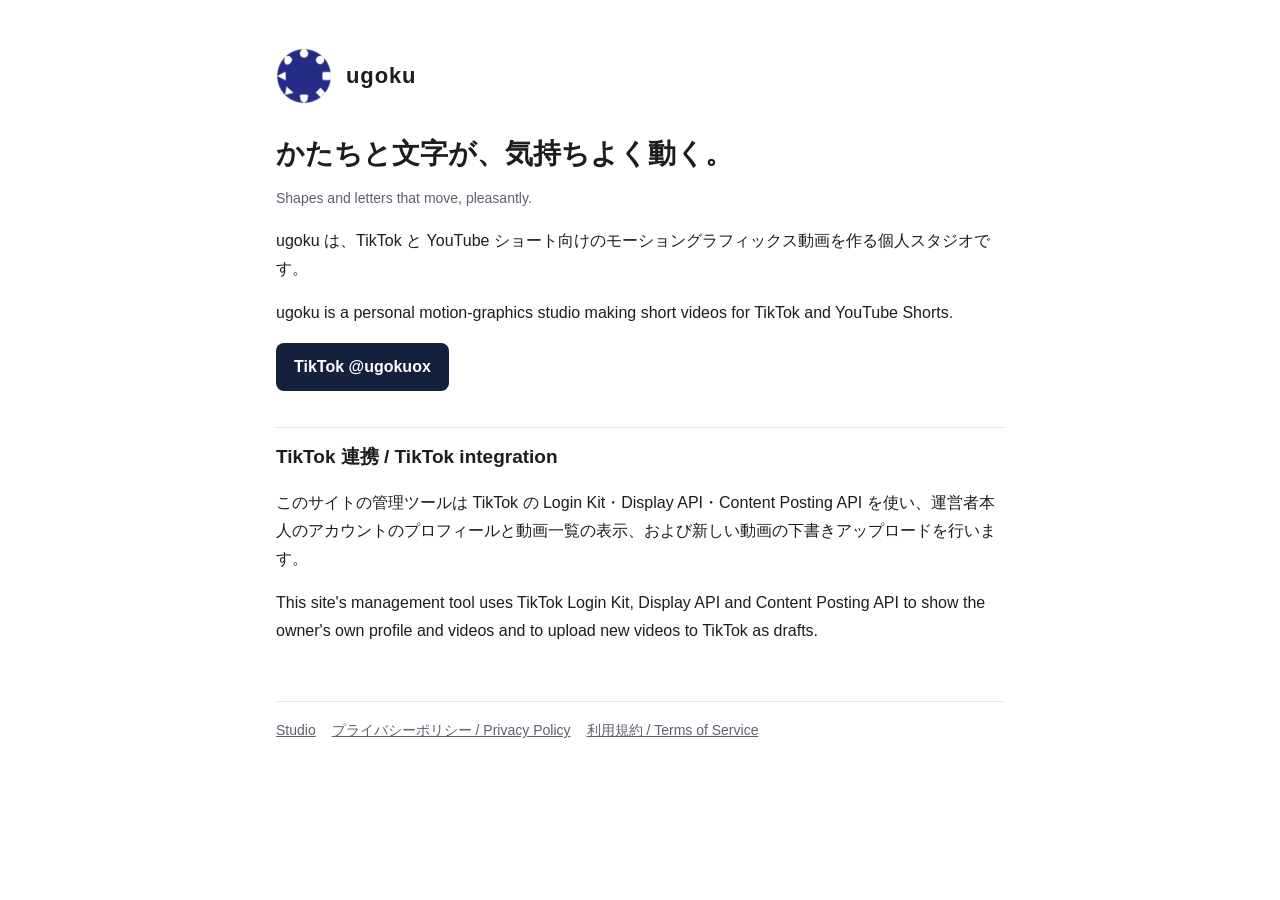
<file: index.html>
<!doctype html>
<html lang="ja">
<head>
<meta charset="utf-8">
<meta name="viewport" content="width=device-width,initial-scale=1">
<title>ugoku</title>
<meta name="description" content="ugoku — かたちと文字が、気持ちよく動く。Motion graphics shorts for TikTok and YouTube.">
<link rel="icon" href="icon.png">
<link rel="stylesheet" href="style.css">
</head>
<body>
<main>
<header><img src="icon.png" alt="ugoku"><a href="./">ugoku</a></header>
<h1>かたちと文字が、気持ちよく動く。</h1>
<p class="sub">Shapes and letters that move, pleasantly.</p>
<p>ugoku は、TikTok と YouTube ショート向けのモーショングラフィックス動画を作る個人スタジオです。</p>
<p>ugoku is a personal motion-graphics studio making short videos for TikTok and YouTube Shorts.</p>
<p>
<a class="btn" href="https://www.tiktok.com/@ugokuox" rel="noopener">TikTok @ugokuox</a>
</p>
<h2>TikTok 連携 / TikTok integration</h2>
<p>このサイトの管理ツールは TikTok の Login Kit・Display API・Content Posting API を使い、運営者本人のアカウントのプロフィールと動画一覧の表示、および新しい動画の下書きアップロードを行います。</p>
<p>This site's management tool uses TikTok Login Kit, Display API and Content Posting API to show the owner's own profile and videos and to upload new videos to TikTok as drafts.</p>
<footer><a href="studio.html">Studio</a><a href="privacy.html">プライバシーポリシー / Privacy Policy</a><a href="terms.html">利用規約 / Terms of Service</a></footer>
</main>
</body>
</html>
</file>
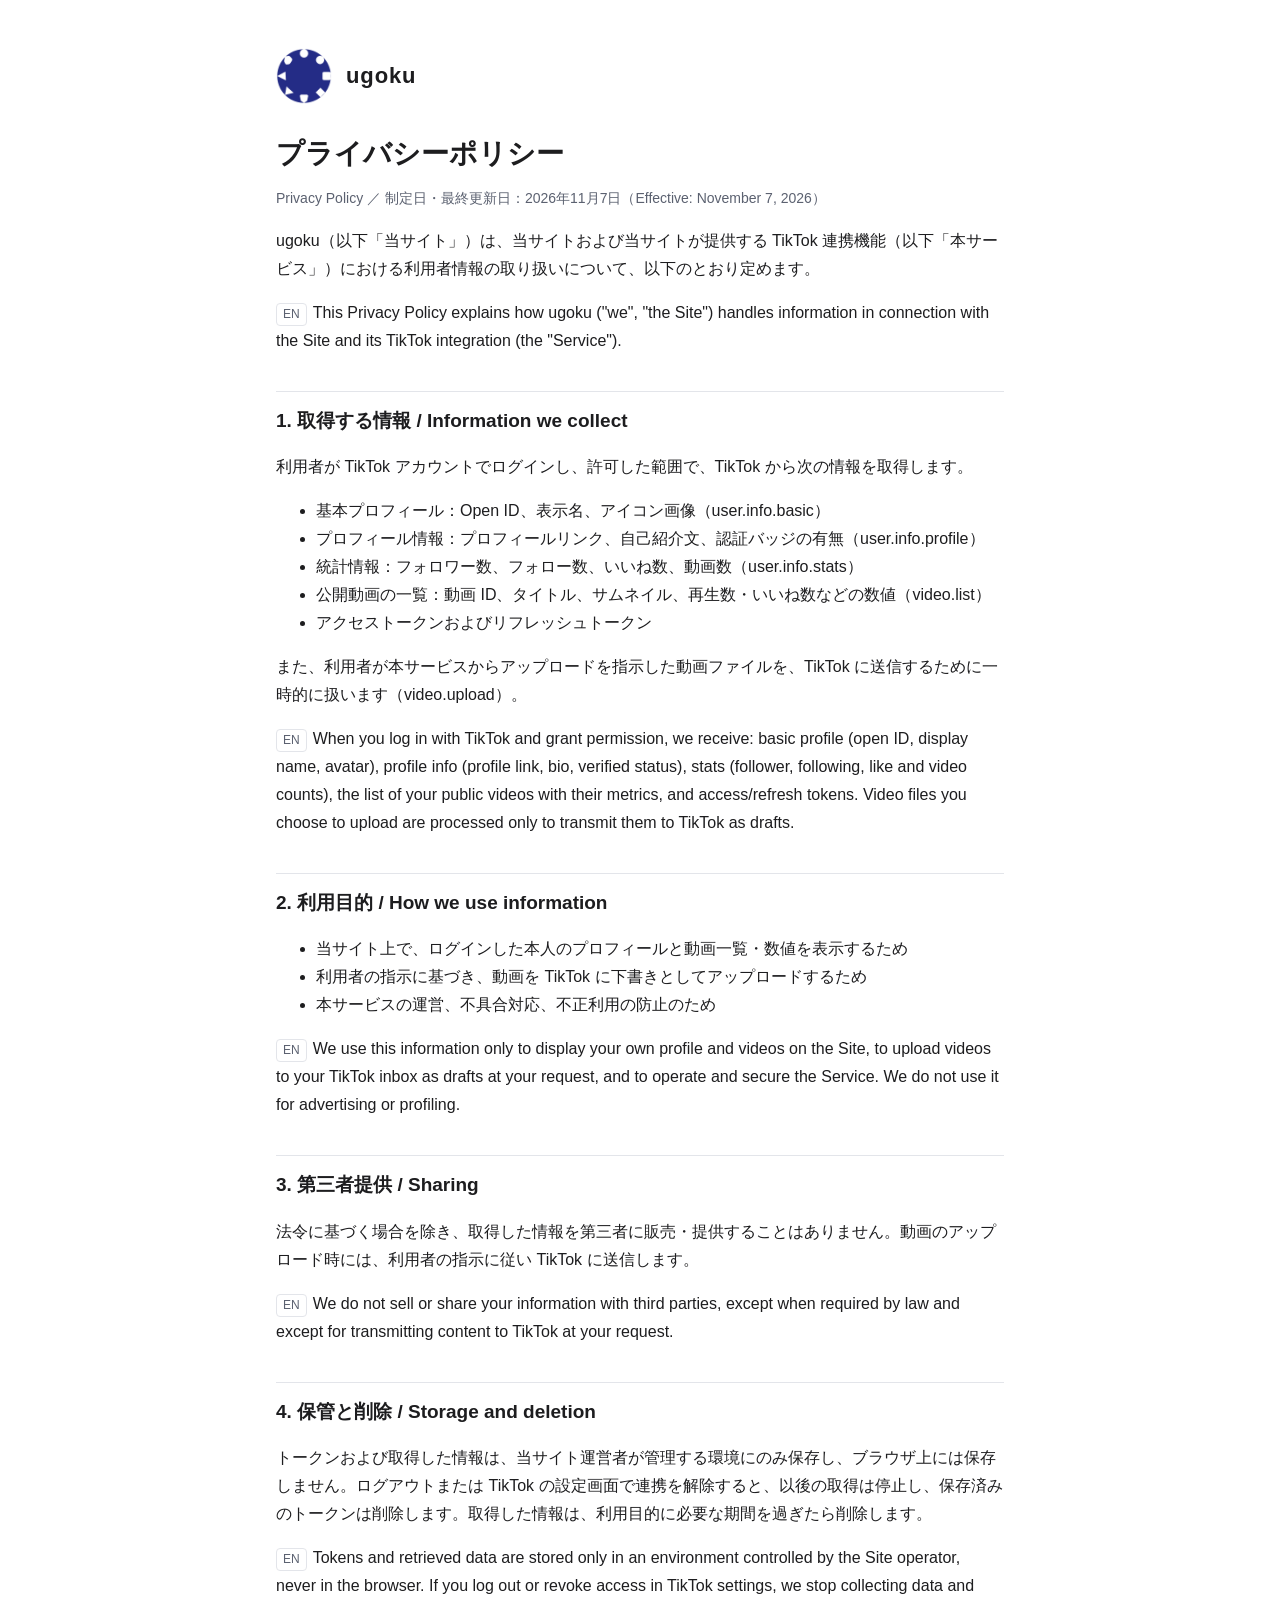
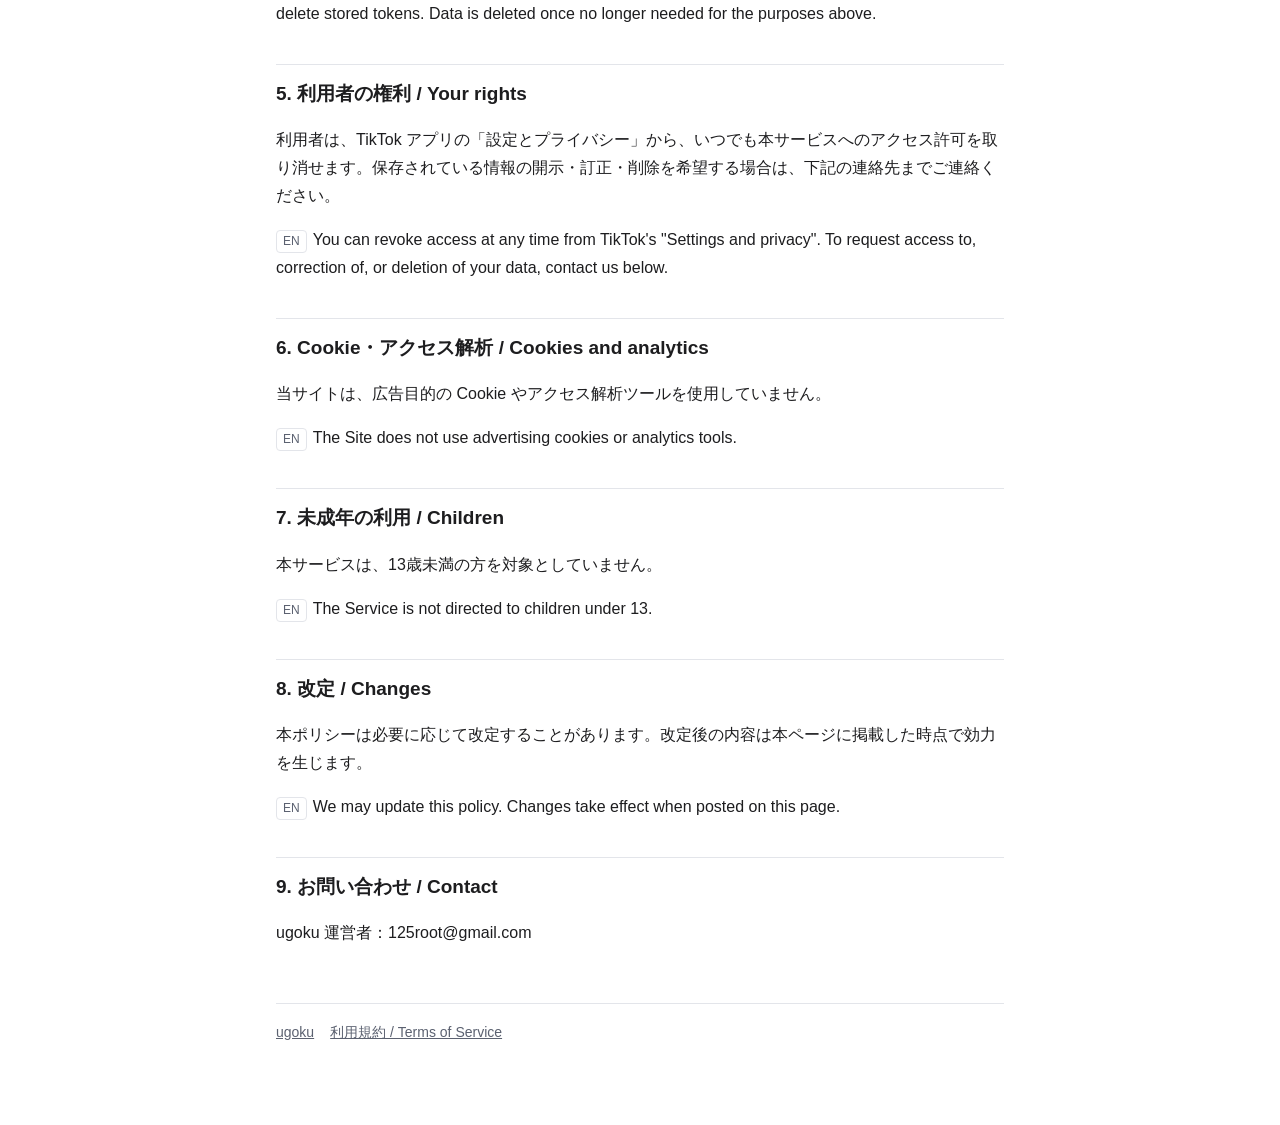
<file: privacy.html>
<!doctype html>
<html lang="ja">
<head>
<meta charset="utf-8">
<meta name="viewport" content="width=device-width,initial-scale=1">
<title>Privacy Policy｜ugoku</title>
<link rel="icon" href="icon.png">
<link rel="stylesheet" href="style.css">
</head>
<body>
<main>
<header><img src="icon.png" alt="ugoku"><a href="./">ugoku</a></header>
<h1>プライバシーポリシー</h1>
<p class="sub">Privacy Policy ／ 制定日・最終更新日：2026年11月7日（Effective: November 7, 2026）</p>

<p>ugoku（以下「当サイト」）は、当サイトおよび当サイトが提供する TikTok 連携機能（以下「本サービス」）における利用者情報の取り扱いについて、以下のとおり定めます。</p>
<p><span class="lang">EN</span>This Privacy Policy explains how ugoku ("we", "the Site") handles information in connection with the Site and its TikTok integration (the "Service").</p>

<h2>1. 取得する情報 / Information we collect</h2>
<p>利用者が TikTok アカウントでログインし、許可した範囲で、TikTok から次の情報を取得します。</p>
<ul>
<li>基本プロフィール：Open ID、表示名、アイコン画像（user.info.basic）</li>
<li>プロフィール情報：プロフィールリンク、自己紹介文、認証バッジの有無（user.info.profile）</li>
<li>統計情報：フォロワー数、フォロー数、いいね数、動画数（user.info.stats）</li>
<li>公開動画の一覧：動画 ID、タイトル、サムネイル、再生数・いいね数などの数値（video.list）</li>
<li>アクセストークンおよびリフレッシュトークン</li>
</ul>
<p>また、利用者が本サービスからアップロードを指示した動画ファイルを、TikTok に送信するために一時的に扱います（video.upload）。</p>
<p><span class="lang">EN</span>When you log in with TikTok and grant permission, we receive: basic profile (open ID, display name, avatar), profile info (profile link, bio, verified status), stats (follower, following, like and video counts), the list of your public videos with their metrics, and access/refresh tokens. Video files you choose to upload are processed only to transmit them to TikTok as drafts.</p>

<h2>2. 利用目的 / How we use information</h2>
<ul>
<li>当サイト上で、ログインした本人のプロフィールと動画一覧・数値を表示するため</li>
<li>利用者の指示に基づき、動画を TikTok に下書きとしてアップロードするため</li>
<li>本サービスの運営、不具合対応、不正利用の防止のため</li>
</ul>
<p><span class="lang">EN</span>We use this information only to display your own profile and videos on the Site, to upload videos to your TikTok inbox as drafts at your request, and to operate and secure the Service. We do not use it for advertising or profiling.</p>

<h2>3. 第三者提供 / Sharing</h2>
<p>法令に基づく場合を除き、取得した情報を第三者に販売・提供することはありません。動画のアップロード時には、利用者の指示に従い TikTok に送信します。</p>
<p><span class="lang">EN</span>We do not sell or share your information with third parties, except when required by law and except for transmitting content to TikTok at your request.</p>

<h2>4. 保管と削除 / Storage and deletion</h2>
<p>トークンおよび取得した情報は、当サイト運営者が管理する環境にのみ保存し、ブラウザ上には保存しません。ログアウトまたは TikTok の設定画面で連携を解除すると、以後の取得は停止し、保存済みのトークンは削除します。取得した情報は、利用目的に必要な期間を過ぎたら削除します。</p>
<p><span class="lang">EN</span>Tokens and retrieved data are stored only in an environment controlled by the Site operator, never in the browser. If you log out or revoke access in TikTok settings, we stop collecting data and delete stored tokens. Data is deleted once no longer needed for the purposes above.</p>

<h2>5. 利用者の権利 / Your rights</h2>
<p>利用者は、TikTok アプリの「設定とプライバシー」から、いつでも本サービスへのアクセス許可を取り消せます。保存されている情報の開示・訂正・削除を希望する場合は、下記の連絡先までご連絡ください。</p>
<p><span class="lang">EN</span>You can revoke access at any time from TikTok's "Settings and privacy". To request access to, correction of, or deletion of your data, contact us below.</p>

<h2>6. Cookie・アクセス解析 / Cookies and analytics</h2>
<p>当サイトは、広告目的の Cookie やアクセス解析ツールを使用していません。</p>
<p><span class="lang">EN</span>The Site does not use advertising cookies or analytics tools.</p>

<h2>7. 未成年の利用 / Children</h2>
<p>本サービスは、13歳未満の方を対象としていません。</p>
<p><span class="lang">EN</span>The Service is not directed to children under 13.</p>

<h2>8. 改定 / Changes</h2>
<p>本ポリシーは必要に応じて改定することがあります。改定後の内容は本ページに掲載した時点で効力を生じます。</p>
<p><span class="lang">EN</span>We may update this policy. Changes take effect when posted on this page.</p>

<h2>9. お問い合わせ / Contact</h2>
<p>ugoku 運営者：125root@gmail.com</p>

<footer><a href="./">ugoku</a><a href="terms.html">利用規約 / Terms of Service</a></footer>
</main>
</body>
</html>
</file>
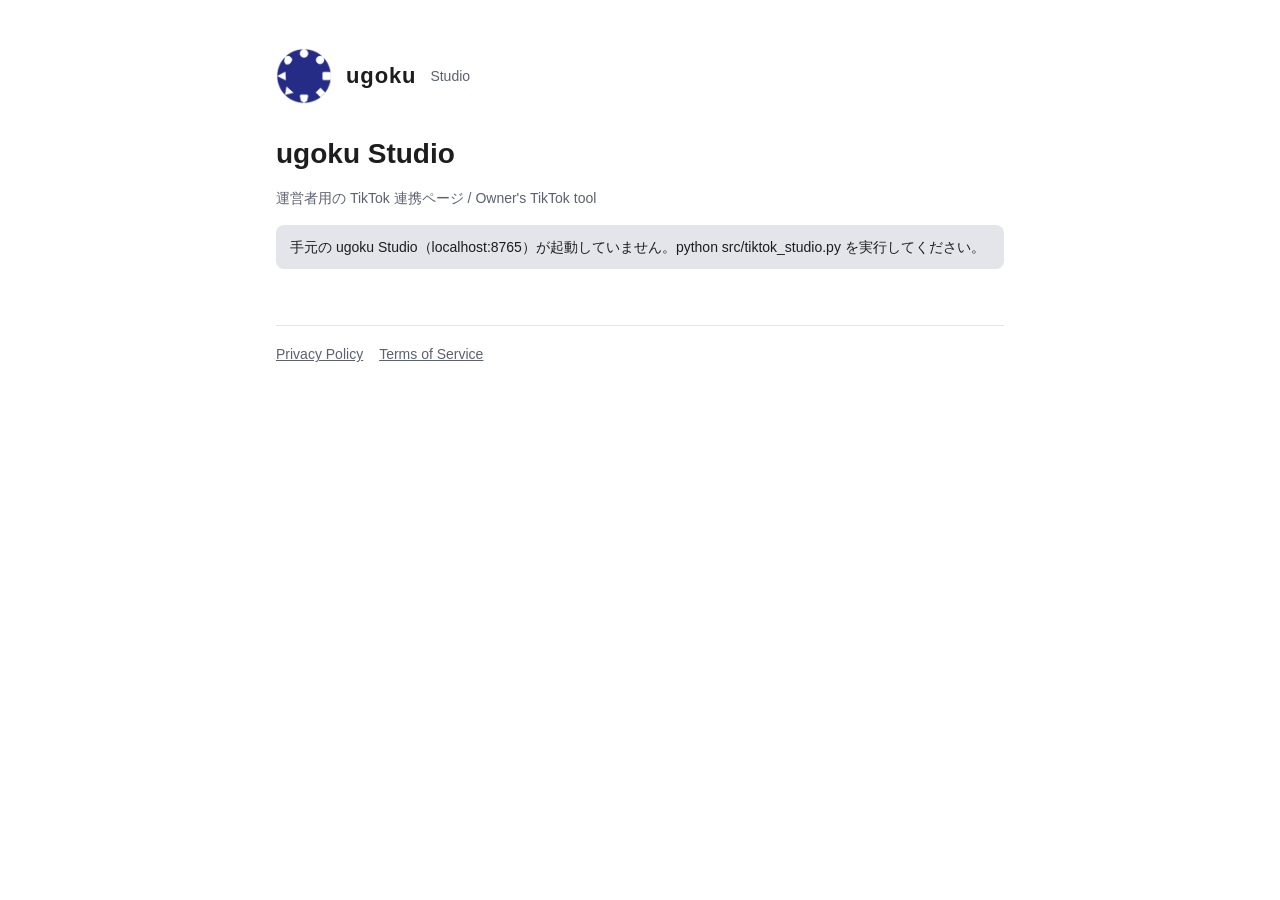
<file: studio.html>
<!doctype html>
<html lang="ja">
<head>
<meta charset="utf-8">
<meta name="viewport" content="width=device-width,initial-scale=1">
<title>ugoku Studio</title>
<meta name="robots" content="noindex">
<link rel="icon" href="icon.png">
<link rel="stylesheet" href="style.css">
<style>
.card{border:1px solid var(--line);border-radius:12px;padding:20px;margin:20px 0}
.row{display:flex;gap:16px;align-items:center;flex-wrap:wrap}
.avatar{width:72px;height:72px;border-radius:50%;object-fit:cover;background:var(--line)}
.stats{display:grid;grid-template-columns:repeat(4,1fr);gap:8px;margin-top:16px}
.stat{text-align:center;border:1px solid var(--line);border-radius:8px;padding:8px 4px}
.stat b{display:block;font-size:20px;font-variant-numeric:tabular-nums}
.stat span{font-size:12px;color:var(--sub)}
.grid{display:grid;grid-template-columns:repeat(auto-fill,minmax(130px,1fr));gap:12px}
.v{font-size:12px;color:var(--sub)}
.v img{width:100%;aspect-ratio:9/16;object-fit:cover;border-radius:8px;background:var(--line);display:block}
.v .t{color:var(--ink);font-weight:600;margin-top:4px;overflow:hidden;text-overflow:ellipsis;white-space:nowrap}
button.btn{border:0;cursor:pointer;font:inherit}
.ghost{background:transparent;color:var(--sub);border:1px solid var(--line)!important}
.msg{padding:10px 14px;border-radius:8px;background:var(--line);font-size:14px}
input[type=file]{font:inherit;max-width:100%}
@media (max-width:480px){.stats{grid-template-columns:repeat(2,1fr)}}
</style>
</head>
<body>
<main>
<header><img src="icon.png" alt="ugoku"><a href="./">ugoku</a><span class="sub">Studio</span></header>
<h1>ugoku Studio</h1>
<p class="sub">運営者用の TikTok 連携ページ / Owner's TikTok tool</p>
<div id="notice" class="msg" hidden></div>

<section id="login" class="card" hidden>
  <p>TikTok アカウントでログインすると、プロフィールと動画の数字を表示し、新しい動画を下書きとして送れます。</p>
  <p class="sub">Log in with TikTok to view your profile and videos, and upload new videos as drafts.</p>
  <a class="btn" href="http://localhost:8765/login">TikTok でログイン / Continue with TikTok</a>
</section>

<section id="me" class="card" hidden>
  <div class="row">
    <img id="avatar" class="avatar" alt="">
    <div style="flex:1;min-width:0">
      <div><b id="name"></b> <span id="verified" class="sub"></span></div>
      <div id="bio" class="sub"></div>
      <a id="profile" class="sub" href="#" rel="noopener">TikTok で開く / Open in TikTok</a>
    </div>
    <button id="logout" class="btn ghost">ログアウト / Log out</button>
  </div>
  <div class="stats">
    <div class="stat"><b id="followers">–</b><span>フォロワー</span></div>
    <div class="stat"><b id="following">–</b><span>フォロー中</span></div>
    <div class="stat"><b id="likes">–</b><span>いいね</span></div>
    <div class="stat"><b id="vcount">–</b><span>動画</span></div>
  </div>
</section>

<section id="upload" class="card" hidden>
  <h2 style="border:0;margin-top:0;padding:0">下書きを送る / Upload as draft</h2>
  <p class="sub">選んだ動画は TikTok アプリの受信箱に届きます。キャプションを付けて公開するのはアプリ側です。</p>
  <div class="row">
    <input id="file" type="file" accept="video/mp4,video/quicktime">
    <button id="send" class="btn">TikTok に送る / Send to TikTok</button>
  </div>
  <p id="upmsg" class="sub"></p>
</section>

<section id="videos" class="card" hidden>
  <h2 style="border:0;margin-top:0;padding:0">動画 / Videos</h2>
  <div id="grid" class="grid"></div>
  <p><button id="more" class="btn ghost" hidden>もっと見る / Load more</button></p>
</section>

<footer><a href="privacy.html">Privacy Policy</a><a href="terms.html">Terms of Service</a></footer>
</main>
<script>
const HELPER = 'http://localhost:8765';
const $ = id => document.getElementById(id);
const fmt = n => (n ?? 0).toLocaleString('ja-JP');
let cursor = null;

function notice(t) { $('notice').textContent = t; $('notice').hidden = !t; }

async function call(path, opt) {
  const r = await fetch(HELPER + path, opt);
  return r.json();
}

async function init() {
  const q = new URLSearchParams(location.search);
  if (q.get('error')) notice('ログインに失敗しました（' + q.get('error') + '）。もう一度お試しください。');
  if (q.get('login')) history.replaceState(null, '', location.pathname);
  let st;
  try { st = await call('/api/status'); }
  catch (e) {
    notice('手元の ugoku Studio（localhost:8765）が起動していません。python src/tiktok_studio.py を実行してください。');
    return;
  }
  if (!st.logged_in) { $('login').hidden = false; return; }
  await loadMe();
  $('upload').hidden = false;
  await loadVideos(true);
}

async function loadMe() {
  const r = await call('/api/me');
  const u = r.data && r.data.user;
  if (!u) { notice('プロフィールを取得できませんでした: ' + JSON.stringify(r.error || r)); return; }
  $('avatar').src = u.avatar_url || '';
  $('name').textContent = u.display_name || '';
  $('verified').textContent = u.is_verified ? '✓ verified' : '';
  $('bio').textContent = u.bio_description || '';
  $('profile').href = u.profile_deep_link || '#';
  $('followers').textContent = fmt(u.follower_count);
  $('following').textContent = fmt(u.following_count);
  $('likes').textContent = fmt(u.likes_count);
  $('vcount').textContent = fmt(u.video_count);
  $('me').hidden = false;
}

async function loadVideos(reset) {
  const r = await call('/api/videos' + (cursor && !reset ? '?cursor=' + cursor : ''));
  const d = r.data;
  if (!d) { notice('動画一覧を取得できませんでした: ' + JSON.stringify(r.error || r)); return; }
  if (reset) $('grid').innerHTML = '';
  for (const v of d.videos || []) {
    const a = document.createElement('a');
    a.className = 'v'; a.href = v.share_url; a.target = '_blank'; a.rel = 'noopener';
    const img = document.createElement('img'); img.src = v.cover_image_url; img.alt = ''; img.loading = 'lazy';
    const t = document.createElement('div'); t.className = 't'; t.textContent = v.title || v.video_description || v.id;
    const m = document.createElement('div');
    m.textContent = '▶ ' + fmt(v.view_count) + '  ♥ ' + fmt(v.like_count) + '  💬 ' + fmt(v.comment_count);
    a.append(img, t, m); $('grid').append(a);
  }
  cursor = d.cursor; $('more').hidden = !d.has_more;
  $('videos').hidden = false;
}

$('more').onclick = () => loadVideos(false);

$('logout').onclick = async () => {
  await call('/api/logout', { method: 'POST' });
  location.reload();
};

$('send').onclick = async () => {
  const f = $('file').files[0];
  if (!f) { $('upmsg').textContent = '動画ファイルを選んでください。'; return; }
  $('send').disabled = true;
  $('upmsg').textContent = '送信中… ' + (f.size / 1048576).toFixed(1) + 'MB';
  try {
    const r = await call('/api/upload', {
      method: 'POST', body: f,
      headers: { 'Content-Type': 'application/octet-stream', 'X-Filename': encodeURIComponent(f.name) }
    });
    const s = r.status && r.status.status;
    if (s === 'SEND_TO_USER_INBOX' || s === 'PUBLISH_COMPLETE')
      $('upmsg').textContent = '✅ TikTok の受信箱に届きました。アプリの通知から編集して投稿してください。';
    else if (r.publish_id)
      $('upmsg').textContent = '送信しました（処理中: ' + (s || '確認中') + '）。少し待ってから TikTok アプリの受信箱を確認してください。';
    else
      $('upmsg').textContent = '送信できませんでした: ' + JSON.stringify(r.error || r);
  } catch (e) {
    $('upmsg').textContent = '送信できませんでした: ' + e;
  }
  $('send').disabled = false;
};

init();
</script>
</body>
</html>
</file>
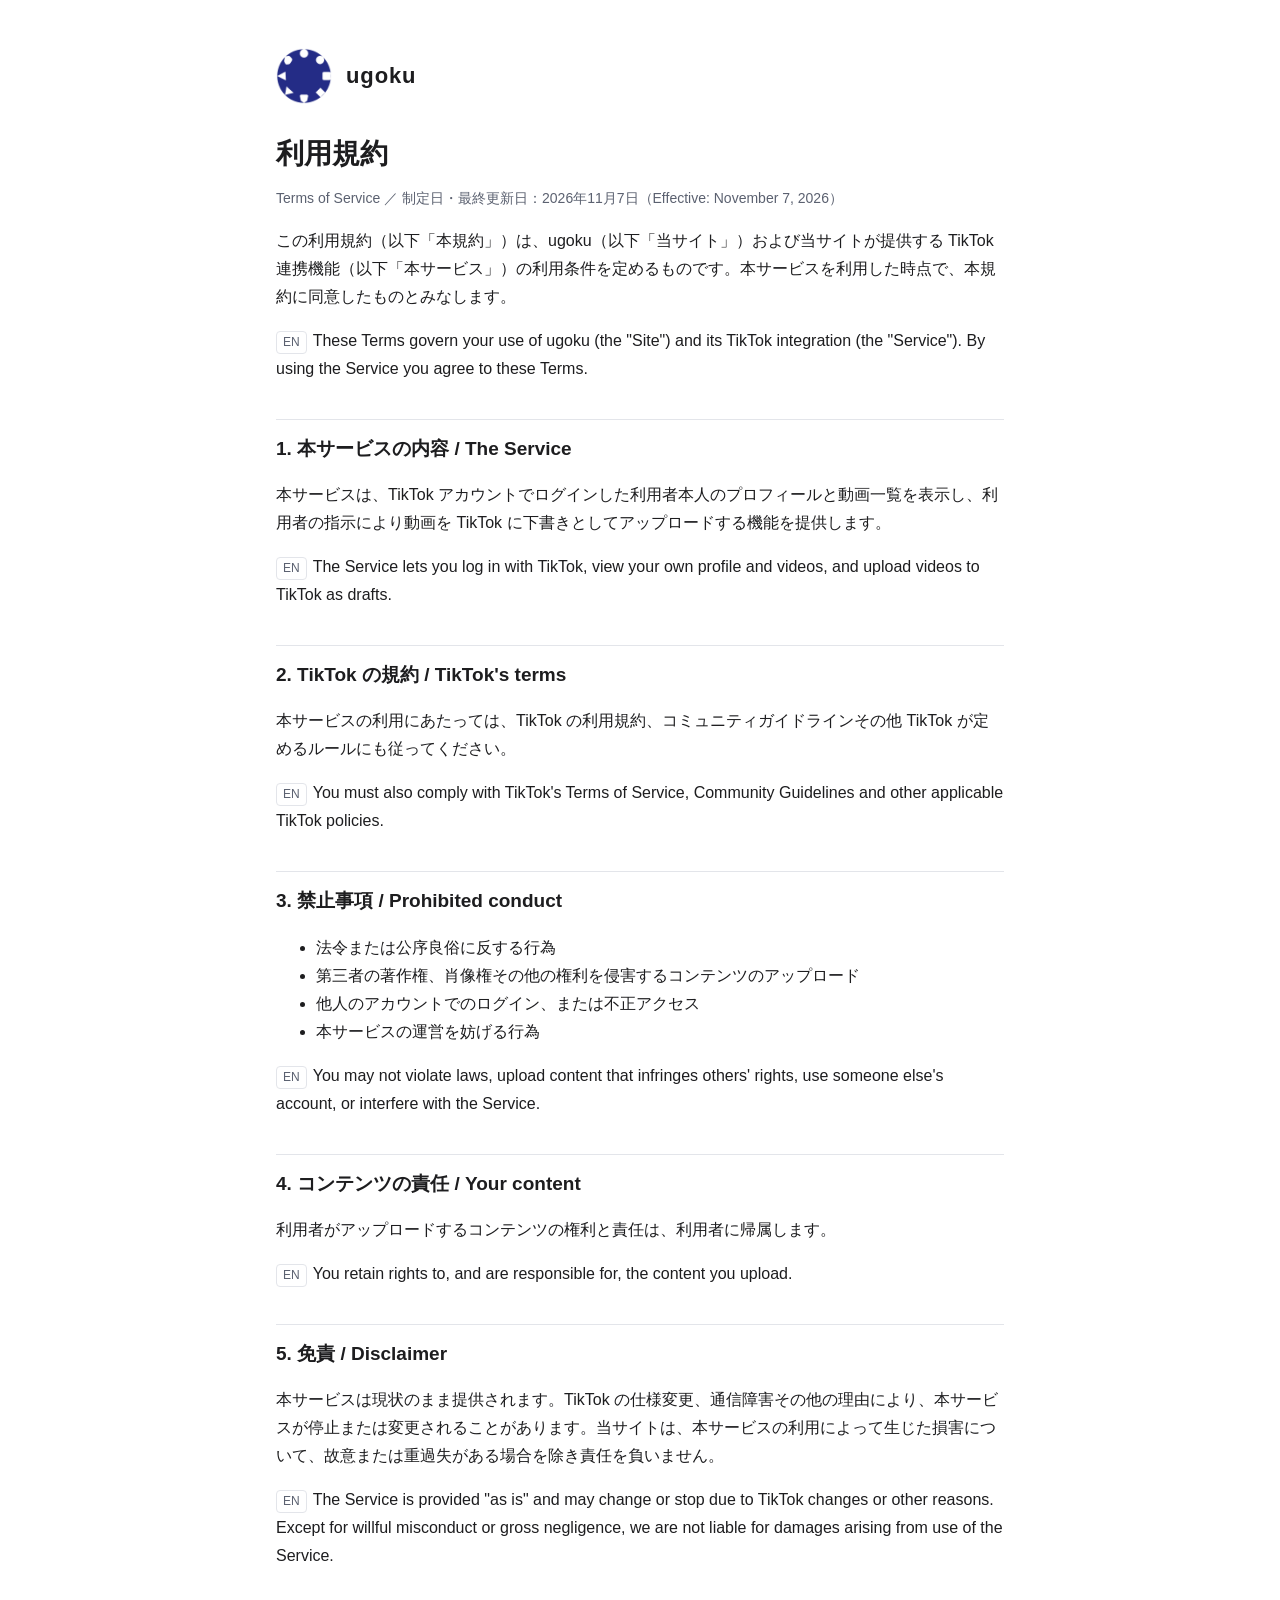
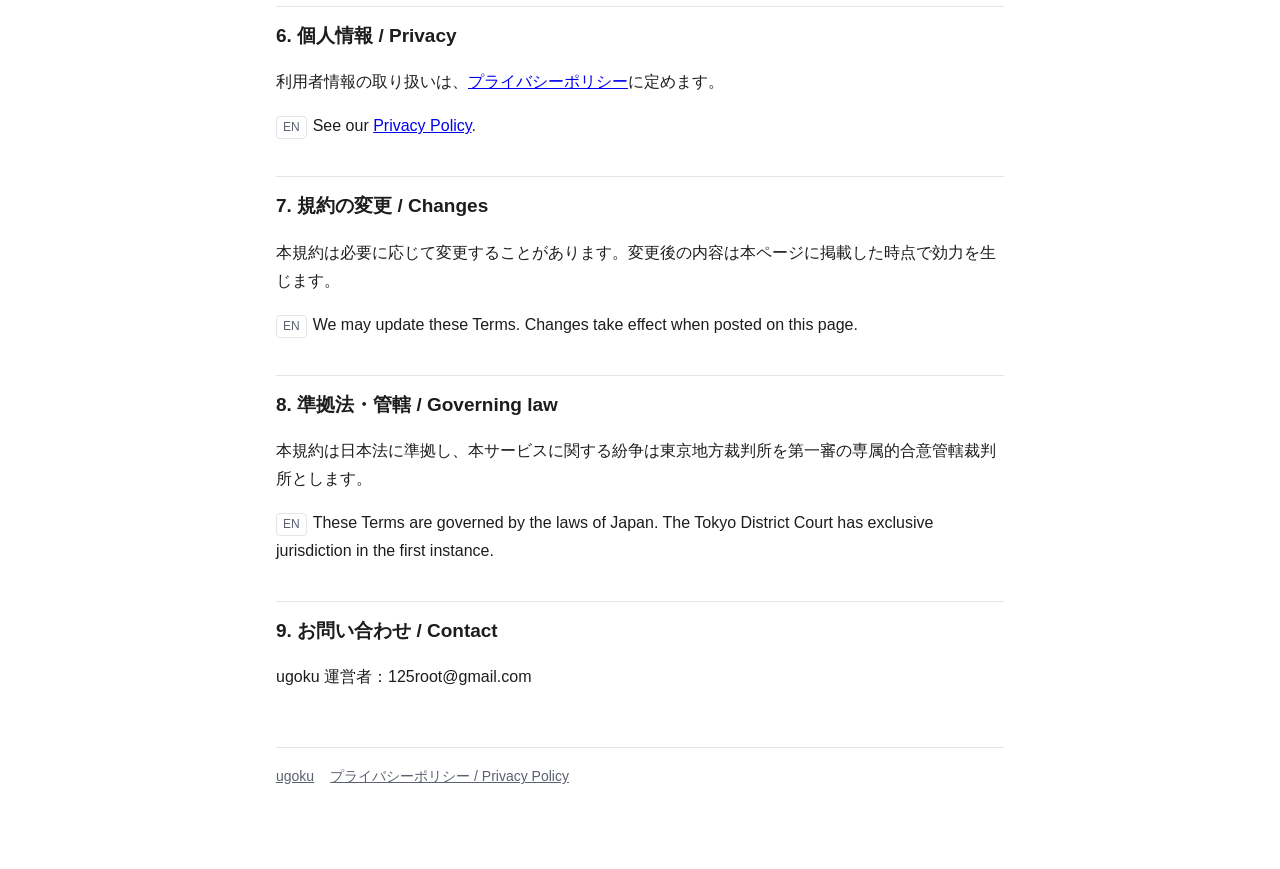
<file: terms.html>
<!doctype html>
<html lang="ja">
<head>
<meta charset="utf-8">
<meta name="viewport" content="width=device-width,initial-scale=1">
<title>Terms of Service｜ugoku</title>
<link rel="icon" href="icon.png">
<link rel="stylesheet" href="style.css">
</head>
<body>
<main>
<header><img src="icon.png" alt="ugoku"><a href="./">ugoku</a></header>
<h1>利用規約</h1>
<p class="sub">Terms of Service ／ 制定日・最終更新日：2026年11月7日（Effective: November 7, 2026）</p>

<p>この利用規約（以下「本規約」）は、ugoku（以下「当サイト」）および当サイトが提供する TikTok 連携機能（以下「本サービス」）の利用条件を定めるものです。本サービスを利用した時点で、本規約に同意したものとみなします。</p>
<p><span class="lang">EN</span>These Terms govern your use of ugoku (the "Site") and its TikTok integration (the "Service"). By using the Service you agree to these Terms.</p>

<h2>1. 本サービスの内容 / The Service</h2>
<p>本サービスは、TikTok アカウントでログインした利用者本人のプロフィールと動画一覧を表示し、利用者の指示により動画を TikTok に下書きとしてアップロードする機能を提供します。</p>
<p><span class="lang">EN</span>The Service lets you log in with TikTok, view your own profile and videos, and upload videos to TikTok as drafts.</p>

<h2>2. TikTok の規約 / TikTok's terms</h2>
<p>本サービスの利用にあたっては、TikTok の利用規約、コミュニティガイドラインその他 TikTok が定めるルールにも従ってください。</p>
<p><span class="lang">EN</span>You must also comply with TikTok's Terms of Service, Community Guidelines and other applicable TikTok policies.</p>

<h2>3. 禁止事項 / Prohibited conduct</h2>
<ul>
<li>法令または公序良俗に反する行為</li>
<li>第三者の著作権、肖像権その他の権利を侵害するコンテンツのアップロード</li>
<li>他人のアカウントでのログイン、または不正アクセス</li>
<li>本サービスの運営を妨げる行為</li>
</ul>
<p><span class="lang">EN</span>You may not violate laws, upload content that infringes others' rights, use someone else's account, or interfere with the Service.</p>

<h2>4. コンテンツの責任 / Your content</h2>
<p>利用者がアップロードするコンテンツの権利と責任は、利用者に帰属します。</p>
<p><span class="lang">EN</span>You retain rights to, and are responsible for, the content you upload.</p>

<h2>5. 免責 / Disclaimer</h2>
<p>本サービスは現状のまま提供されます。TikTok の仕様変更、通信障害その他の理由により、本サービスが停止または変更されることがあります。当サイトは、本サービスの利用によって生じた損害について、故意または重過失がある場合を除き責任を負いません。</p>
<p><span class="lang">EN</span>The Service is provided "as is" and may change or stop due to TikTok changes or other reasons. Except for willful misconduct or gross negligence, we are not liable for damages arising from use of the Service.</p>

<h2>6. 個人情報 / Privacy</h2>
<p>利用者情報の取り扱いは、<a href="privacy.html">プライバシーポリシー</a>に定めます。</p>
<p><span class="lang">EN</span>See our <a href="privacy.html">Privacy Policy</a>.</p>

<h2>7. 規約の変更 / Changes</h2>
<p>本規約は必要に応じて変更することがあります。変更後の内容は本ページに掲載した時点で効力を生じます。</p>
<p><span class="lang">EN</span>We may update these Terms. Changes take effect when posted on this page.</p>

<h2>8. 準拠法・管轄 / Governing law</h2>
<p>本規約は日本法に準拠し、本サービスに関する紛争は東京地方裁判所を第一審の専属的合意管轄裁判所とします。</p>
<p><span class="lang">EN</span>These Terms are governed by the laws of Japan. The Tokyo District Court has exclusive jurisdiction in the first instance.</p>

<h2>9. お問い合わせ / Contact</h2>
<p>ugoku 運営者：125root@gmail.com</p>

<footer><a href="./">ugoku</a><a href="privacy.html">プライバシーポリシー / Privacy Policy</a></footer>
</main>
</body>
</html>
</file>
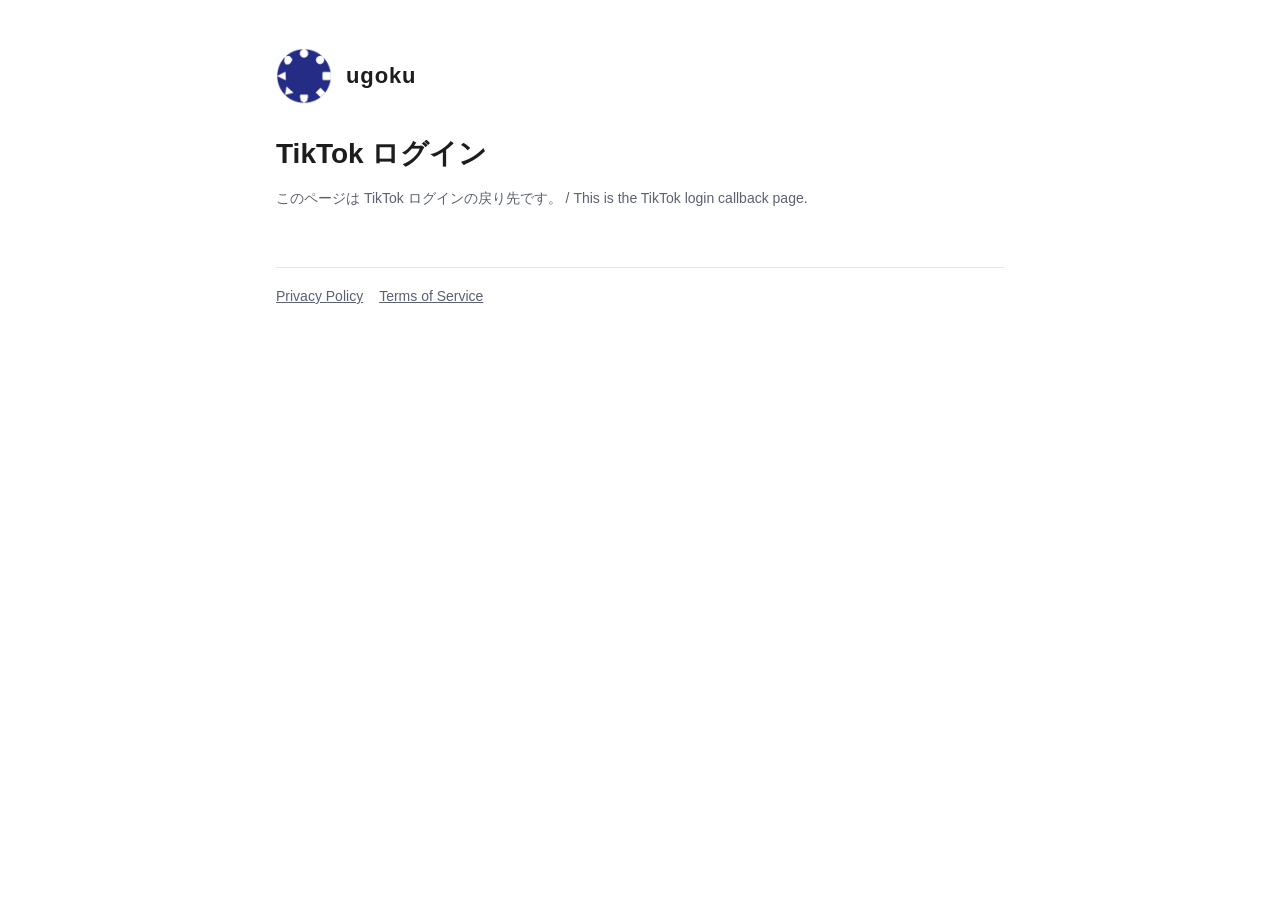
<file: auth/tiktok/callback.html>
<!doctype html>
<html lang="ja">
<head>
<meta charset="utf-8">
<meta name="viewport" content="width=device-width,initial-scale=1">
<title>TikTok Login｜ugoku</title>
<link rel="icon" href="../../icon.png">
<link rel="stylesheet" href="../../style.css">
</head>
<body>
<main>
<header><img src="../../icon.png" alt="ugoku"><a href="../../">ugoku</a></header>
<h1>TikTok ログイン</h1>
<p id="msg" class="sub">処理中… / Processing…</p>
<script>
// TikTok から戻ってきた code を、運営者 PC 上の ugoku 管理ツール（localhost）へ引き渡す。
// The authorization code is handed to the owner's local ugoku tool; nothing is stored in the browser.
(function () {
  var q = new URLSearchParams(location.search);
  var msg = document.getElementById('msg');
  if (q.get('error')) {
    msg.textContent = 'ログインがキャンセルされました / Login was cancelled: ' + q.get('error');
    return;
  }
  if (!q.get('code')) {
    msg.textContent = 'このページは TikTok ログインの戻り先です。 / This is the TikTok login callback page.';
    return;
  }
  location.replace('http://localhost:8765/callback' + location.search);
})();
</script>
<footer><a href="../../privacy.html">Privacy Policy</a><a href="../../terms.html">Terms of Service</a></footer>
</main>
</body>
</html>
</file>
<file: style.css>
:root{--navy:#14213d;--ink:#1d1d1f;--sub:#5b6170;--line:#e3e5ea;--bg:#fff}
@media (prefers-color-scheme:dark){:root{--ink:#eceef3;--sub:#a3a9b6;--line:#2b3040;--bg:#0f1424}}
*{box-sizing:border-box}
body{margin:0;background:var(--bg);color:var(--ink);font:16px/1.75 -apple-system,BlinkMacSystemFont,"Segoe UI","Hiragino Sans","Noto Sans JP",sans-serif}
main{max-width:760px;margin:0 auto;padding:48px 16px 80px}
header{display:flex;align-items:center;gap:14px;margin-bottom:32px}
header img{width:56px;height:56px;border-radius:12px}
header a{color:inherit;text-decoration:none;font-weight:700;font-size:22px;letter-spacing:.04em}
h1{font-size:28px;line-height:1.3;margin:0 0 8px}
h2{font-size:19px;margin:36px 0 8px;padding-top:12px;border-top:1px solid var(--line)}
p,li{color:var(--ink)}
.sub{color:var(--sub);font-size:14px}
.lang{display:inline-block;font-size:12px;border:1px solid var(--line);border-radius:4px;padding:0 6px;margin-right:6px;color:var(--sub)}
footer{margin-top:56px;padding-top:16px;border-top:1px solid var(--line);font-size:14px;color:var(--sub)}
footer a{color:var(--sub);margin-right:16px}
.btn{display:inline-block;background:var(--navy);color:#fff;padding:10px 18px;border-radius:8px;text-decoration:none;font-weight:600}
@media (prefers-color-scheme:dark){.btn{background:#3a5a9f}}
</file>
